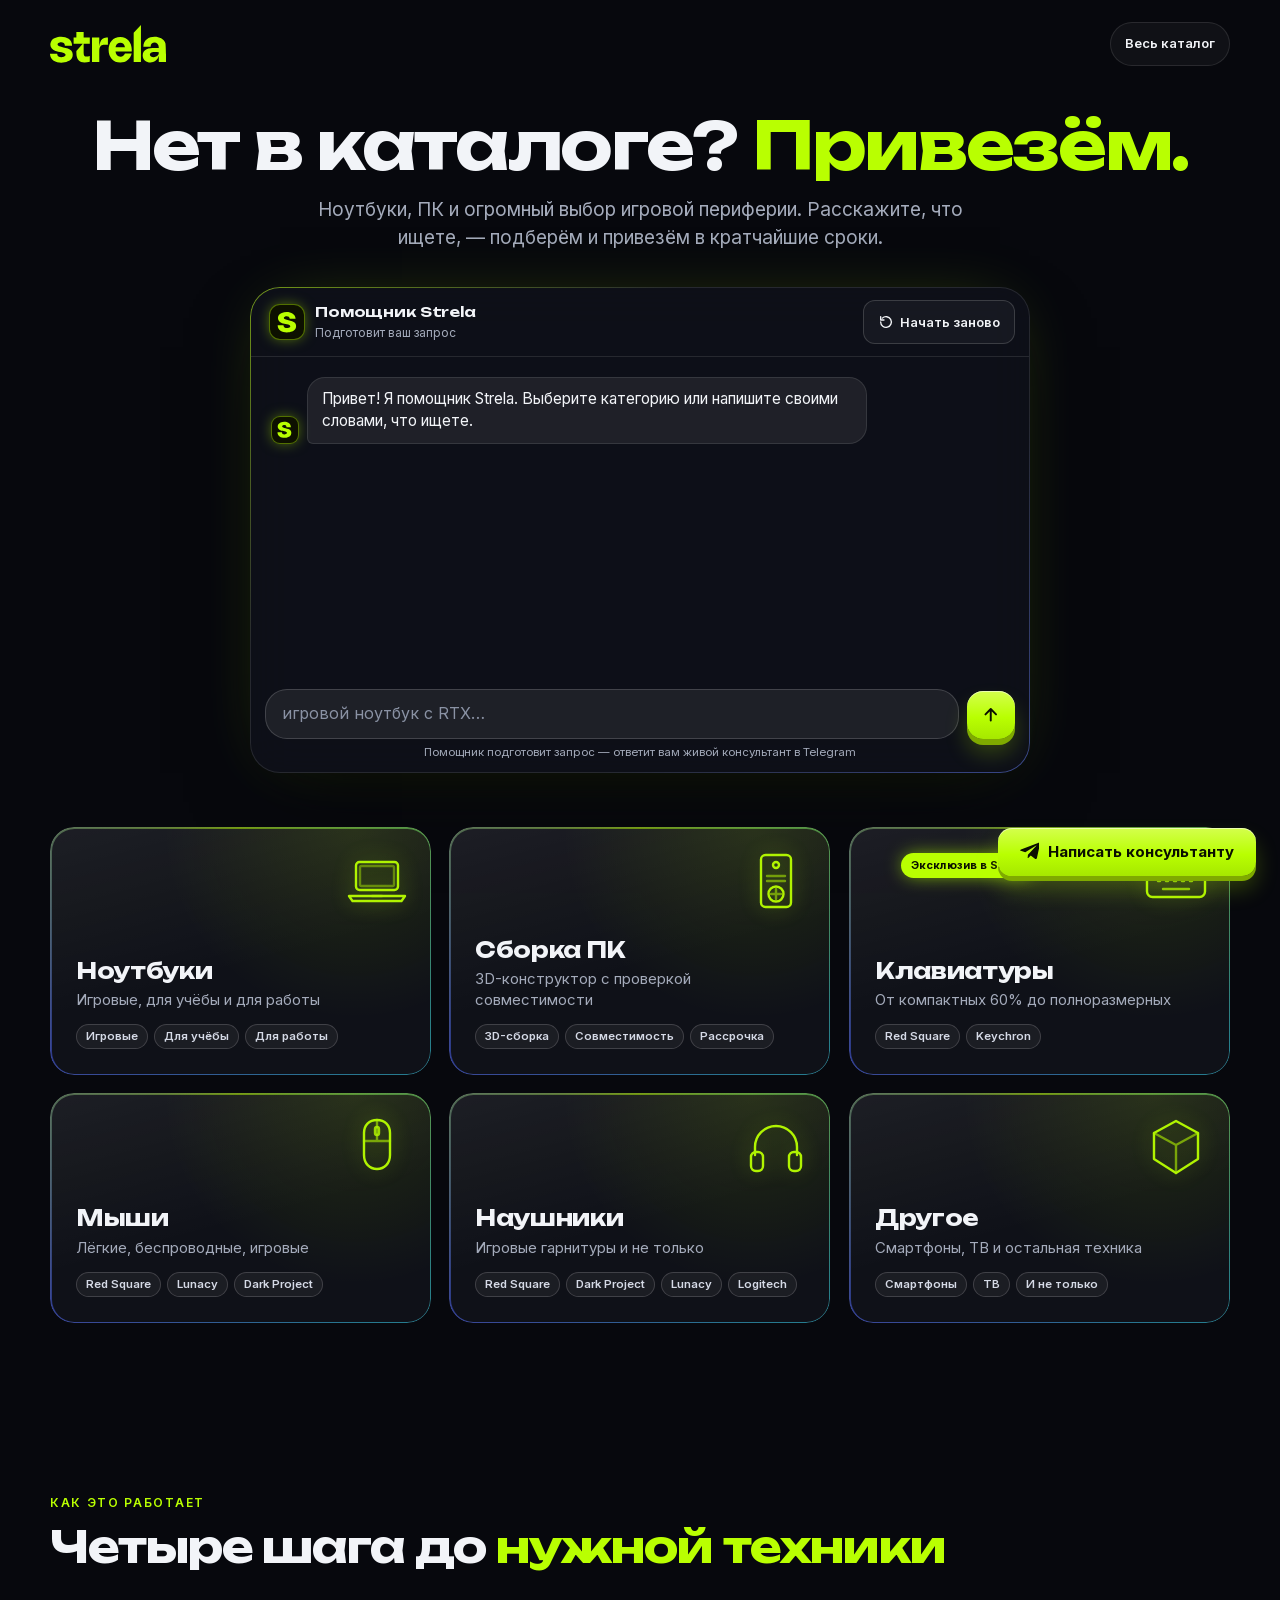
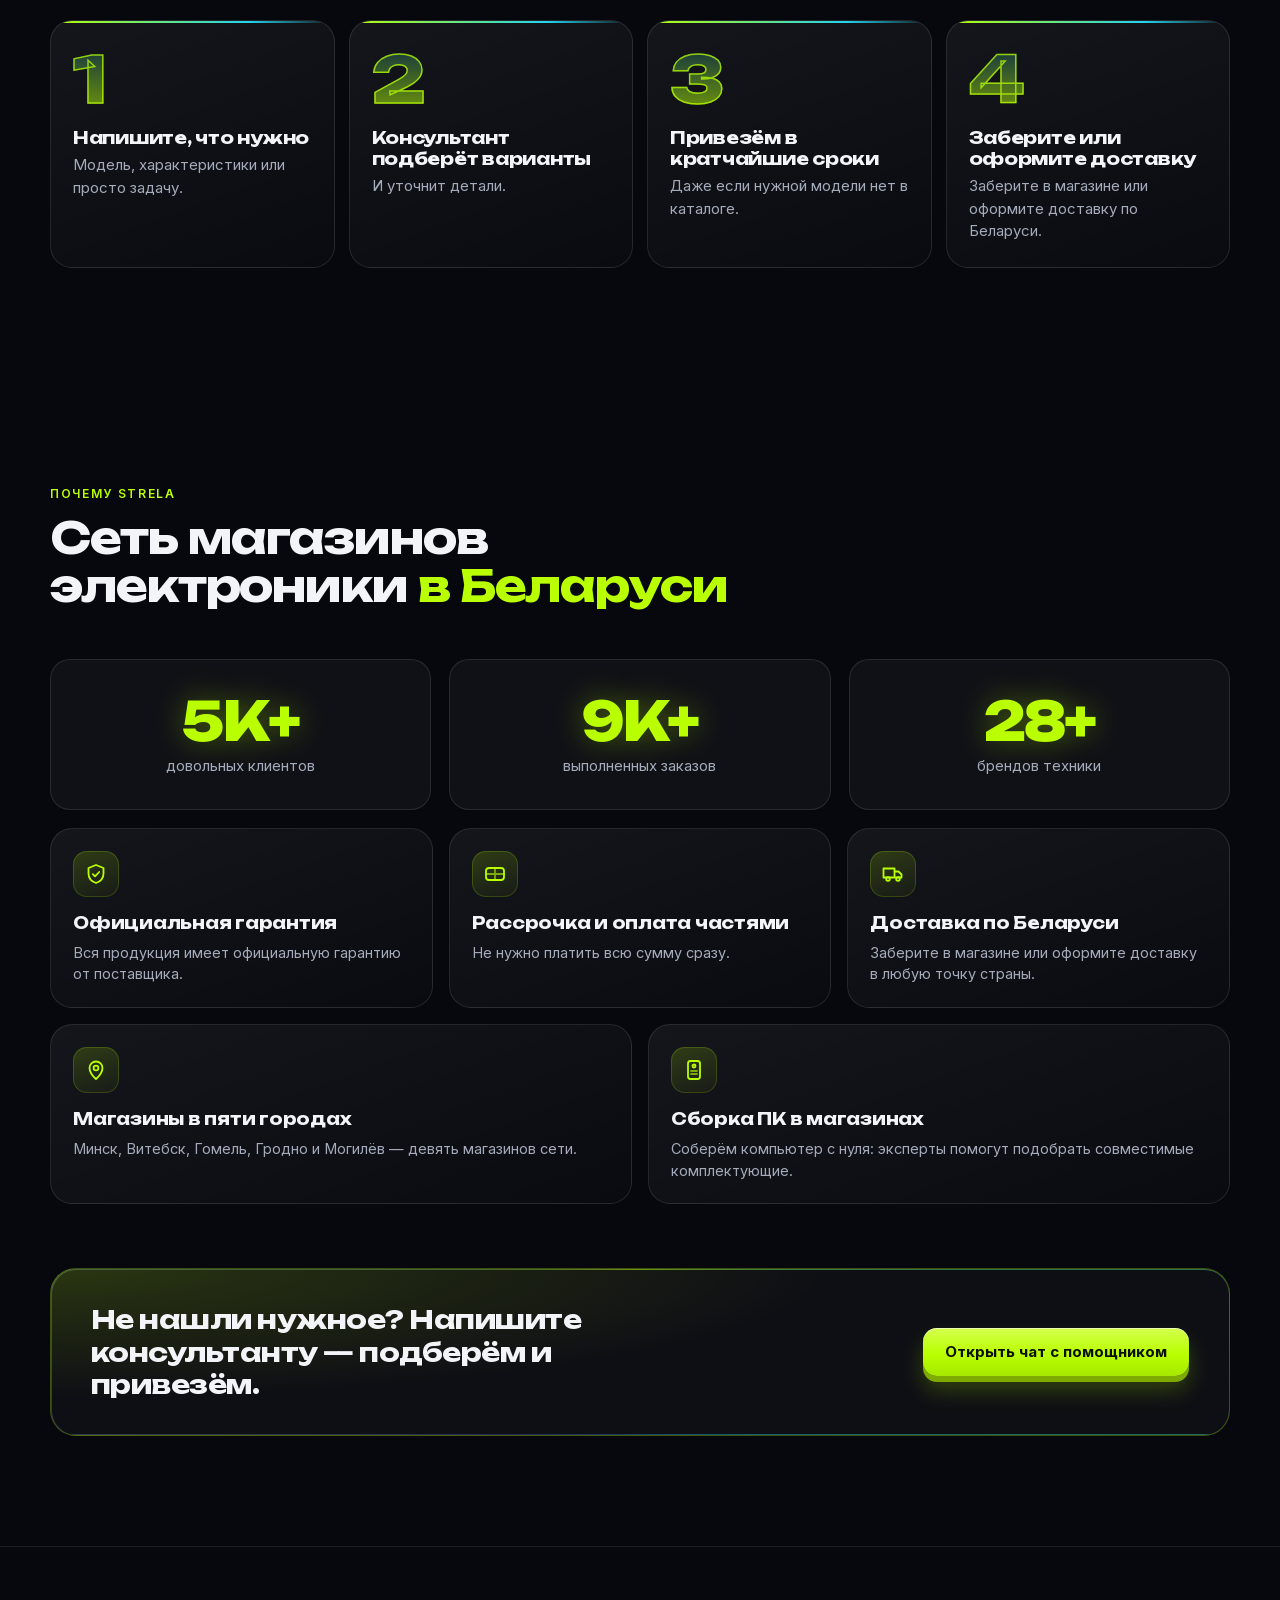
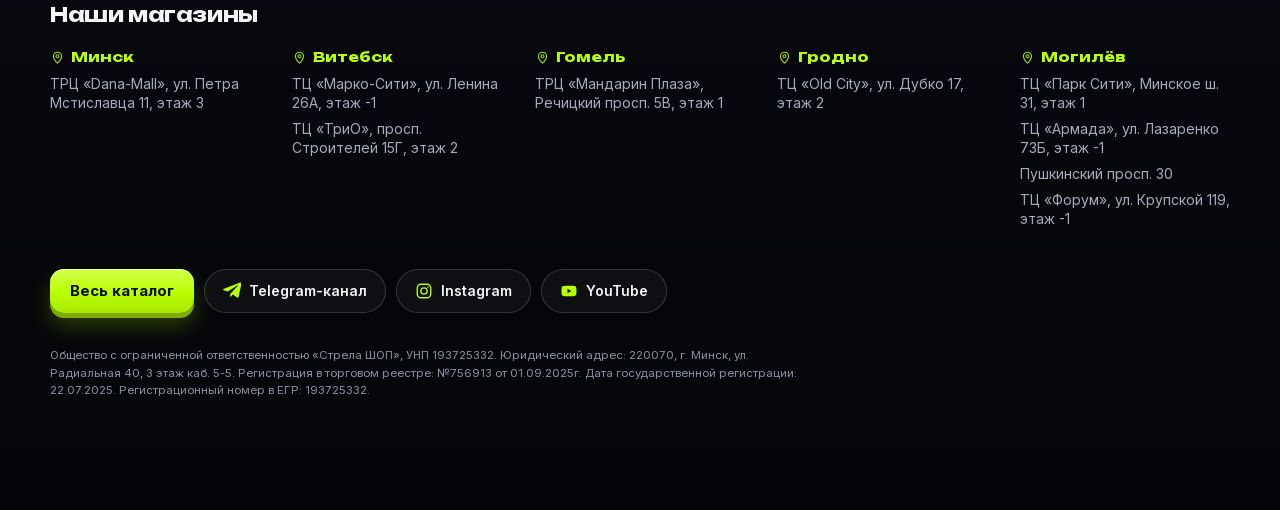
<file: index.html>
<!doctype html>
<html lang="ru">
<head>
  <meta charset="utf-8">
  <meta name="viewport" content="width=device-width, initial-scale=1, viewport-fit=cover, interactive-widget=resizes-content">
  <title>Strela — Нет в каталоге? Привезём</title>
  <meta name="description" content="Ноутбуки, сборка ПК и огромный выбор игровой периферии. Расскажите, что ищете, — подберём и привезём в кратчайшие сроки.">
  <meta name="theme-color" content="#07080d">
  <meta name="color-scheme" content="dark">

  <meta property="og:type" content="website">
  <meta property="og:locale" content="ru_RU">
  <meta property="og:site_name" content="Strela">
  <meta property="og:title" content="Strela — Нет в каталоге? Привезём">
  <meta property="og:description" content="Ноутбуки, сборка ПК и огромный выбор игровой периферии. Расскажите, что ищете, — подберём и привезём в кратчайшие сроки.">
  <meta property="og:image" content="assets/og.png">
  <meta property="og:image:width" content="1200">
  <meta property="og:image:height" content="630">
  <meta name="twitter:card" content="summary_large_image">

  <link rel="icon" href="assets/favicon.svg" type="image/svg+xml">
  <link rel="apple-touch-icon" href="assets/apple-touch-icon.png">
  <link rel="preload" href="assets/fonts/inter-cyrillic.woff2" as="font" type="font/woff2" crossorigin>
  <link rel="preload" href="assets/fonts/unbounded-cyrillic.woff2" as="font" type="font/woff2" crossorigin>
  <link rel="stylesheet" href="css/style.css">
  <script>document.documentElement.classList.add("js");</script>
  <!-- Аналитика не подключена. Сюда можно вставить счётчик (см. README, раздел «Аналитика»). -->
  <!-- <script defer src="…"></script> -->
</head>
<body>
  <!-- Иконки (спрайт): используются в карточках и подвале -->
  <svg width="0" height="0" style="position:absolute" aria-hidden="true" focusable="false">
    <defs>
      <linearGradient id="g-ico" x1="0" y1="0" x2="1" y2="1">
        <stop offset="0" stop-color="#d6ff5c"/><stop offset="1" stop-color="#22d3ee"/>
      </linearGradient>
    </defs>
    <symbol id="i-laptop" viewBox="0 0 64 64" fill="none" stroke="currentColor" stroke-width="2.4" stroke-linecap="round" stroke-linejoin="round">
      <rect x="11" y="13" width="42" height="28" rx="3.5"/><rect x="15" y="17" width="34" height="20" rx="1.5" opacity=".45"/>
      <path d="M4 47h56l-3.5 5H7.5z"/><path d="M27 47h10" opacity=".6"/>
    </symbol>
    <symbol id="i-pc" viewBox="0 0 64 64" fill="none" stroke="currentColor" stroke-width="2.4" stroke-linecap="round" stroke-linejoin="round">
      <rect x="17" y="6" width="30" height="52" rx="4.5"/><circle cx="32" cy="16" r="3"/>
      <path d="M23 27h18M23 32h18" opacity=".55"/><circle cx="32" cy="45" r="7.5"/><path d="M32 40v10M27 45h10" opacity=".55"/>
    </symbol>
    <symbol id="i-keyboard" viewBox="0 0 64 64" fill="none" stroke="currentColor" stroke-width="2.4" stroke-linecap="round" stroke-linejoin="round">
      <rect x="3" y="16" width="58" height="32" rx="5.5"/>
      <path d="M11 25h2M19 25h2M27 25h2M35 25h2M43 25h2M51 25h2M14 32h2M22 32h2M30 32h2M38 32h2M46 32h2" opacity=".75"/>
      <path d="M19 40h26" opacity=".75"/>
    </symbol>
    <symbol id="i-mouse" viewBox="0 0 64 64" fill="none" stroke="currentColor" stroke-width="2.4" stroke-linecap="round" stroke-linejoin="round">
      <path d="M32 5c-8 0-13 5.5-13 13v22c0 8.5 5.5 14 13 14s13-5.500 13-14V18C45 10.500 40 5 32 5z"/>
      <path d="M19 26h26M32 5v21" opacity=".6"/><rect x="30" y="12" width="4" height="8" rx="2" opacity=".85"/>
    </symbol>
    <symbol id="i-headphones" viewBox="0 0 64 64" fill="none" stroke="currentColor" stroke-width="2.4" stroke-linecap="round" stroke-linejoin="round">
      <path d="M11 40V32a21 21 0 0 1 42 0v8"/><rect x="7" y="37" width="12" height="19" rx="5"/><rect x="45" y="37" width="12" height="19" rx="5"/>
    </symbol>
    <symbol id="i-box" viewBox="0 0 64 64" fill="none" stroke="currentColor" stroke-width="2.4" stroke-linecap="round" stroke-linejoin="round">
      <path d="M32 6l22 12v26L32 58 10 44V18z"/><path d="M10 18l22 12 22-12M32 30v28" opacity=".6"/>
    </symbol>
    <symbol id="i-tg" viewBox="0 0 24 24"><path fill="currentColor" d="M9.78 15.6l-.4 4.2c.57 0 .82-.25 1.12-.54l2.7-2.58 5.6 4.1c1.03.57 1.76.27 2.04-.95l3.7-17.3c.34-1.53-.55-2.13-1.55-1.76L1.2 9.1C-.28 9.68-.26 10.5.94 10.87l5.56 1.73 12.9-8.13c.6-.4 1.16-.18.7.22"/></symbol>
    <symbol id="i-ig" viewBox="0 0 24 24" fill="none" stroke="currentColor" stroke-width="1.8"><rect x="3" y="3" width="18" height="18" rx="5"/><circle cx="12" cy="12" r="4.2"/><circle cx="17.3" cy="6.7" r="1.1" fill="currentColor" stroke="none"/></symbol>
    <symbol id="i-yt" viewBox="0 0 24 24"><path fill="currentColor" d="M21.6 7.2a2.5 2.5 0 0 0-1.76-1.77C18.27 5 12 5 12 5s-6.27 0-7.84.43A2.5 2.5 0 0 0 2.4 7.2C2 8.780 2 12 2 12s0 3.220.4 4.800a2.500 2.500 0 0 0 1.760 1.770C5.730 19 12 19 12 19s6.270 0 7.840-.430a2.500 2.500 0 0 0 1.760-1.770C22 15.220 22 12 22 12s0-3.220-.4-4.800zM10 15V9l5.200 3z"/></symbol>
    <symbol id="i-arrow" viewBox="0 0 24 24" fill="none" stroke="currentColor" stroke-width="2.4" stroke-linecap="round" stroke-linejoin="round"><path d="M12 19V5M5.500 11.500L12 5l6.500 6.500"/></symbol>
    <symbol id="i-down" viewBox="0 0 24 24" fill="none" stroke="currentColor" stroke-width="2.2" stroke-linecap="round" stroke-linejoin="round"><path d="M12 5v14M5.500 12.500L12 19l6.500-6.500"/></symbol>
    <symbol id="i-reset" viewBox="0 0 24 24" fill="none" stroke="currentColor" stroke-width="2" stroke-linecap="round" stroke-linejoin="round"><path d="M4 12a8 8 0 1 0 2.500-5.800M4 4v5h5"/></symbol>
    <symbol id="i-shield" viewBox="0 0 24 24" fill="none" stroke="currentColor" stroke-width="1.8" stroke-linecap="round" stroke-linejoin="round"><path d="M12 3l7.500 3v5.500c0 4.500-3 8-7.500 9.500-4.500-1.500-7.500-5-7.500-9.500V6z"/><path d="M8.800 12.200l2.200 2.200 4.200-4.400"/></symbol>
    <symbol id="i-split" viewBox="0 0 24 24" fill="none" stroke="currentColor" stroke-width="1.8" stroke-linecap="round" stroke-linejoin="round"><rect x="3" y="6" width="18" height="12" rx="3"/><path d="M12 6v12M3 12h18" opacity=".6"/></symbol>
    <symbol id="i-truck" viewBox="0 0 24 24" fill="none" stroke="currentColor" stroke-width="1.8" stroke-linecap="round" stroke-linejoin="round"><path d="M2.500 6.500h11v9h-11zM13.500 9.500h4l3 3v3h-7"/><circle cx="7" cy="17" r="1.800"/><circle cx="17" cy="17" r="1.800"/></symbol>
    <symbol id="i-pin" viewBox="0 0 24 24" fill="none" stroke="currentColor" stroke-width="1.8" stroke-linecap="round" stroke-linejoin="round"><path d="M12 21s-6.500-5.800-6.500-11a6.500 6.500 0 0 1 13 0c0 5.200-6.500 11-6.500 11z"/><circle cx="12" cy="10" r="2.400"/></symbol>
    <symbol id="i-build" viewBox="0 0 24 24" fill="none" stroke="currentColor" stroke-width="1.8" stroke-linecap="round" stroke-linejoin="round"><rect x="6" y="3" width="12" height="18" rx="2.500"/><circle cx="12" cy="8" r="1.500"/><path d="M9 13h6M9 16h6" opacity=".6"/></symbol>
  </svg>

  <!-- Живой фон: дрейфующие свечения и силуэты устройств -->
  <div class="bg" aria-hidden="true">
    <i class="blob blob--a"></i><i class="blob blob--b"></i><i class="blob blob--c"></i>
    <svg class="sil sil--laptop" data-depth="0.5"><use href="#i-laptop"/></svg>
    <svg class="sil sil--keyboard" data-depth="0.9"><use href="#i-keyboard"/></svg>
    <svg class="sil sil--headphones" data-depth="0.7"><use href="#i-headphones"/></svg>
    <svg class="sil sil--mouse" data-depth="1.1"><use href="#i-mouse"/></svg>
  </div>

  <main>
    <!-- 1. Первый экран: чат-помощник + карточки категорий -->
    <section class="stage" id="top" aria-labelledby="h1">
      <header class="topbar">
        <a class="logo" href="https://strelashop.by" aria-label="Strela — перейти на сайт strelashop.by"><img src="assets/logo.svg" alt="Strela" width="106" height="35"></a>
        <a class="topbar__link topbar__link--desktop" href="https://strelashop.by/catalog/">Весь каталог</a>
        <a class="topbar__link topbar__link--mobile" href="#how">Как это работает <svg class="ico" aria-hidden="true"><use href="#i-down"/></svg></a>
      </header>

      <div class="hero" id="hero">
        <div class="hero__inner">
          <h1 id="h1">Нет в каталоге? <span class="accent">Привезём.</span></h1>
          <p class="lead">Ноутбуки, ПК и огромный выбор игровой периферии. Расскажите, что ищете, — подберём и привезём в кратчайшие сроки.</p>
        </div>
      </div>

      <div class="chat" id="chat">
        <div class="chat__head">
          <span class="avatar avatar--lg" aria-hidden="true"></span>
          <div class="chat__who"><strong>Помощник Strela</strong><small>Подготовит ваш запрос</small></div>
          <button class="ghost ghost--icon" id="restart" type="button" aria-label="Начать заново"><svg class="ico" aria-hidden="true"><use href="#i-reset"/></svg><span>Начать заново</span></button>
        </div>
        <div class="chat__log" id="log" role="log" aria-live="polite" aria-relevant="additions" aria-label="Диалог с помощником Strela"></div>
        <div class="strip" id="strip" aria-label="Категории"></div>
        <form class="composer" id="composer" autocomplete="off">
          <div class="composer__field">
            <label class="sr-only" for="chat-input">Напишите, что вы ищете</label>
            <textarea id="chat-input" rows="1" maxlength="400" enterkeyhint="send" autocomplete="off" autocapitalize="sentences"></textarea>
            <span class="ph" id="ph" aria-hidden="true"></span>
          </div>
          <button class="key key--send" type="submit" aria-label="Отправить сообщение"><svg class="ico" aria-hidden="true"><use href="#i-arrow"/></svg></button>
        </form>
        <p class="chat__note">Помощник подготовит запрос — ответит вам живой консультант в Telegram</p>
      </div>

      <div class="cats" id="cats" aria-label="Категории техники"></div>
    </section>

    <!-- 2. Как это работает -->
    <section class="section how" id="how" aria-labelledby="how-h">
      <div class="container">
        <p class="eyebrow reveal">Как это работает</p>
        <h2 id="how-h" class="reveal">Четыре шага до <span class="accent">нужной техники</span></h2>
        <ol class="steps">
          <li class="step reveal" style="--d:0">
            <span class="step__n" aria-hidden="true">1</span>
            <h3>Напишите, что нужно</h3>
            <p>Модель, характеристики или просто задачу.</p>
          </li>
          <li class="step reveal" style="--d:1">
            <span class="step__n" aria-hidden="true">2</span>
            <h3>Консультант подберёт варианты</h3>
            <p>И уточнит детали.</p>
          </li>
          <li class="step reveal" style="--d:2">
            <span class="step__n" aria-hidden="true">3</span>
            <h3>Привезём в кратчайшие сроки</h3>
            <p>Даже если нужной модели нет в каталоге.</p>
          </li>
          <li class="step reveal" style="--d:3">
            <span class="step__n" aria-hidden="true">4</span>
            <h3>Заберите или оформите доставку</h3>
            <p>Заберите в магазине или оформите доставку по Беларуси.</p>
          </li>
        </ol>
      </div>
    </section>

    <!-- 3. Почему Strela -->
    <section class="section why" id="why" aria-labelledby="why-h">
      <div class="container">
        <p class="eyebrow reveal">Почему Strela</p>
        <h2 id="why-h" class="reveal">Сеть магазинов электроники <span class="accent">в Беларуси</span></h2>

        <ul class="stats">
          <li class="stat reveal" style="--d:0"><b class="stat__n" data-count="5" data-suffix="К+">5К+</b><span>довольных клиентов</span></li>
          <li class="stat reveal" style="--d:1"><b class="stat__n" data-count="10" data-suffix="К+">10К+</b><span>выполненных заказов</span></li>
          <li class="stat reveal" style="--d:2"><b class="stat__n" data-count="30" data-suffix="+">30+</b><span>брендов техники</span></li>
        </ul>

        <ul class="facts">
          <li class="fact fact--w2 reveal" style="--d:0"><svg class="ico" aria-hidden="true"><use href="#i-shield"/></svg><h3>Официальная гарантия</h3><p>Вся продукция имеет официальную гарантию от поставщика.</p></li>
          <li class="fact fact--w2 reveal" style="--d:1"><svg class="ico" aria-hidden="true"><use href="#i-split"/></svg><h3>Рассрочка и оплата частями</h3><p>Не нужно платить всю сумму сразу.</p></li>
          <li class="fact fact--w2 reveal" style="--d:2"><svg class="ico" aria-hidden="true"><use href="#i-truck"/></svg><h3>Доставка по Беларуси</h3><p>Заберите в магазине или оформите доставку в любую точку страны.</p></li>
          <li class="fact fact--w3 reveal" style="--d:0"><svg class="ico" aria-hidden="true"><use href="#i-pin"/></svg><h3>Магазины в пяти городах</h3><p>Минск, Витебск, Гомель, Гродно и Могилёв — девять магазинов сети.</p></li>
          <li class="fact fact--w3 reveal" style="--d:1"><svg class="ico" aria-hidden="true"><use href="#i-build"/></svg><h3>Сборка ПК в магазинах</h3><p>Соберём компьютер с нуля: эксперты помогут подобрать совместимые комплектующие.</p></li>
        </ul>

        <div class="cta reveal">
          <p>Не нашли нужное? Напишите консультанту — подберём и привезём.</p>
          <a class="key" href="#top" data-scroll-chat>Открыть чат с помощником</a>
        </div>
      </div>
    </section>
  </main>

  <!-- 4. Магазины и ссылки -->
  <footer class="footer" id="stores">
    <div class="container">
      <h2 class="footer__title reveal">Наши магазины</h2>
      <div class="stores">
        <div class="stores__col reveal" style="--d:0"><h3><svg class="ico" aria-hidden="true"><use href="#i-pin"/></svg>Минск</h3><ul><li>ТРЦ «Dana-Mall», ул. Петра Мстиславца 11, этаж 3</li></ul></div>
        <div class="stores__col reveal" style="--d:1"><h3><svg class="ico" aria-hidden="true"><use href="#i-pin"/></svg>Витебск</h3><ul><li>ТЦ «Марко-Сити», ул. Ленина 26А, этаж -1</li><li>ТЦ «ТриО», просп. Строителей 15Г, этаж 2</li></ul></div>
        <div class="stores__col reveal" style="--d:2"><h3><svg class="ico" aria-hidden="true"><use href="#i-pin"/></svg>Гомель</h3><ul><li>ТРЦ «Мандарин Плаза», Речицкий просп. 5В, этаж 1</li></ul></div>
        <div class="stores__col reveal" style="--d:3"><h3><svg class="ico" aria-hidden="true"><use href="#i-pin"/></svg>Гродно</h3><ul><li>ТЦ «Old City», ул. Дубко 17, этаж 2</li></ul></div>
        <div class="stores__col reveal" style="--d:4"><h3><svg class="ico" aria-hidden="true"><use href="#i-pin"/></svg>Могилёв</h3><ul><li>ТЦ «Парк Сити», Минское ш. 31, этаж 1</li><li>ТЦ «Армада», ул. Лазаренко 73Б, этаж -1</li><li>Пушкинский просп. 30</li><li>ТЦ «Форум», ул. Крупской 119, этаж -1</li></ul></div>
      </div>

      <nav class="links reveal" aria-label="Ссылки Strela">
        <a class="key key--sm" href="https://strelashop.by" target="_blank" rel="noopener">Весь каталог</a>
        <a class="pill" href="https://t.me/strela_shop" target="_blank" rel="noopener"><svg class="ico" aria-hidden="true"><use href="#i-tg"/></svg>Telegram-канал</a>
        <a class="pill" href="https://www.instagram.com/strelashop.by/" target="_blank" rel="noopener"><svg class="ico" aria-hidden="true"><use href="#i-ig"/></svg>Instagram</a>
        <a class="pill" href="https://www.youtube.com/channel/UCtuuD6V2ftt_w9wyCWxRnWg" target="_blank" rel="noopener"><svg class="ico" aria-hidden="true"><use href="#i-yt"/></svg>YouTube</a>
      </nav>

      <p class="legal">Общество с ограниченной ответственностью «Стрела ШОП», УНП 193725332. Юридический адрес: 220070, г. Минск, ул. Радиальная 40, 3 этаж каб. 5-5. Регистрация в торговом реестре: №756913 от 01.09.2025г. Дата государственной регистрации: 22.07.2025. Регистрационный номер в ЕГР: 193725332.</p>
    </div>
  </footer>

  <!-- 5. Закреплённая кнопка -->
  <a class="key key--fab" id="fab" href="#top" hidden aria-label="Написать консультанту в Telegram"><svg class="ico" aria-hidden="true"><use href="#i-tg"/></svg><span>Написать консультанту</span></a>
  <div class="toast" id="toast" role="status" aria-live="polite"></div>

  <noscript>
    <p class="noscript">Для работы помощника нужен JavaScript. Напишите нам в <a href="https://t.me/strela_shop">Telegram</a> или откройте <a href="https://strelashop.by">каталог</a>.</p>
  </noscript>

  <script type="module" src="js/main.js"></script>
</body>
</html>
</file>
<file: css/style.css>
/* Strela · «Нет в каталоге? Привезём»
   Палитра: тёмная основа + лайм из логотипа (#b9ff01) + приглушённый синий с сайта (#0d2dff).
   Раскладка: сначала телефон (и альбомный телефон), затем планшет/десктоп (min-width:768px и высота > 520px). */

/* ——— Шрифты (свои копии, cyrillic + latin) ——— */
@font-face{font-family:Inter;font-style:normal;font-weight:400 700;font-display:swap;src:url(../assets/fonts/inter-cyrillic.woff2) format("woff2");unicode-range:U+0301,U+0400-045F,U+0490-0491,U+04B0-04B1,U+2116}
@font-face{font-family:Inter;font-style:normal;font-weight:400 700;font-display:swap;src:url(../assets/fonts/inter-latin.woff2) format("woff2");unicode-range:U+0000-00FF,U+0131,U+0152-0153,U+02BB-02BC,U+02C6,U+02DA,U+02DC,U+0304,U+0308,U+0329,U+2000-206F,U+20AC,U+2122,U+2191,U+2193,U+2212,U+2215,U+FEFF,U+FFFD}
@font-face{font-family:Unbounded;font-style:normal;font-weight:500 800;font-display:swap;src:url(../assets/fonts/unbounded-cyrillic.woff2) format("woff2");unicode-range:U+0301,U+0400-045F,U+0490-0491,U+04B0-04B1,U+2116}
@font-face{font-family:Unbounded;font-style:normal;font-weight:500 800;font-display:swap;src:url(../assets/fonts/unbounded-latin.woff2) format("woff2");unicode-range:U+0000-00FF,U+0131,U+0152-0153,U+02BB-02BC,U+02C6,U+02DA,U+02DC,U+0304,U+0308,U+0329,U+2000-206F,U+20AC,U+2122,U+2191,U+2193,U+2212,U+2215,U+FEFF,U+FFFD}

@property --angle{syntax:"<angle>";inherits:false;initial-value:0deg}

:root{
  --bg:#07080d;
  --panel:rgba(16,18,27,.78);
  --line:rgba(255,255,255,.10);
  --line-2:rgba(255,255,255,.16);
  --text:#f2f4f8;
  --muted:#a4abbb;
  --lime:#b9ff01;
  --lime-d:#7faa00;
  --blue:#0d2dff;
  --cyan:#22d3ee;
  --font-h:Unbounded,"Trebuchet MS",system-ui,sans-serif;
  --font-b:Inter,system-ui,-apple-system,"Segoe UI",Roboto,Arial,sans-serif;
  --app-h:100dvh;              /* высота первого экрана; на телефоне подстраивается под клавиатуру */
  --sat:env(safe-area-inset-top,0px);
  --sab:env(safe-area-inset-bottom,0px);
  --sal:env(safe-area-inset-left,0px);
  --sar:env(safe-area-inset-right,0px);
  --ease:cubic-bezier(.22,.8,.24,1);
  --spring:cubic-bezier(.3,1.5,.5,1);
}
*,*::before,*::after{box-sizing:border-box}
html{-webkit-text-size-adjust:100%;text-size-adjust:100%;scroll-behavior:smooth;background:var(--bg)}
body{margin:0;background:var(--bg);color:var(--text);font:400 16px/1.5 var(--font-b);-webkit-font-smoothing:antialiased;overflow-x:hidden}
img,svg{display:block;max-width:100%}
a{color:inherit}
button,textarea{font:inherit;color:inherit}
h1,h2,h3,p,ul,ol{margin:0}
ul,ol{padding:0;list-style:none}
[hidden]{display:none!important}
.sr-only{position:absolute;width:1px;height:1px;margin:-1px;padding:0;overflow:hidden;clip:rect(0 0 0 0);white-space:nowrap;border:0}
.ico{width:1.25em;height:1.25em;flex:none}
:focus-visible{outline:2px solid var(--lime);outline-offset:3px;border-radius:8px}
.skip{position:absolute}
.accent{color:var(--lime)}
/* блик пробегает по акцентной части заголовка — раз в несколько секунд, текст виден сразу (на LCP не влияет) */
@supports ((-webkit-background-clip:text) or (background-clip:text)){
  h1 .accent{background:linear-gradient(100deg,var(--lime) 0 40%,#f4ffcf 50%,var(--lime) 60% 100%) 100% 0/250% 100% no-repeat;-webkit-background-clip:text;background-clip:text;color:transparent;animation:accent-sheen 8s 1.6s ease-in-out infinite}
}
@keyframes accent-sheen{0%{background-position:100% 0}20%,100%{background-position:0 0}}
/* свечение за курсором на карточках секций (js/effects.js ставит .spot и --sx/--sy) */
.spot::after{content:"";position:absolute;inset:0;z-index:-1;border-radius:inherit;background:radial-gradient(260px circle at var(--sx,50%) var(--sy,0),rgba(185,255,1,.11),transparent 65%);opacity:0;transition:opacity .35s;pointer-events:none}
.spot:hover::after{opacity:1}
.container{width:min(1180px,100% - 32px - var(--sal) - var(--sar));margin-inline:auto}

/* ——— Фон ——— */
.bg{position:fixed;inset:0;z-index:-1;overflow:hidden;pointer-events:none}
.blob{position:absolute;width:90vmax;height:90vmax;border-radius:50%;will-change:transform;opacity:.5}
.blob--a{left:-45vmax;top:-45vmax;background:radial-gradient(closest-side,rgba(185,255,1,.20),transparent 70%);animation:drift-a 38s ease-in-out infinite alternate}
.blob--b{right:-50vmax;top:10vh;background:radial-gradient(closest-side,rgba(13,45,255,.34),transparent 70%);animation:drift-b 46s ease-in-out infinite alternate}
.blob--c{left:10vw;bottom:-60vmax;background:radial-gradient(closest-side,rgba(34,211,238,.13),transparent 70%);animation:drift-c 52s ease-in-out infinite alternate}
@keyframes drift-a{to{transform:translate3d(22vmax,16vmax,0) scale(1.15)}}
@keyframes drift-b{to{transform:translate3d(-24vmax,20vmax,0) scale(.9)}}
@keyframes drift-c{to{transform:translate3d(20vmax,-14vmax,0) scale(1.1)}}
.sil{display:none;position:absolute;color:#fff;opacity:.06;will-change:transform;transform:translate3d(var(--px,0),var(--py,0),0)}
.bg::after{content:"";position:absolute;inset:0;background:linear-gradient(180deg,transparent 60%,var(--bg))}

/* ——— Кнопка-«клавиша» ——— */
.key{
  --depth:6px;
  display:inline-flex;align-items:center;justify-content:center;gap:.6em;
  min-height:48px;padding:12px 22px;border:0;border-radius:14px;cursor:pointer;
  background:linear-gradient(180deg,#d4ff4d,#b9ff01 55%,#a6e800);
  color:#0a0f00;font:700 15px/1.2 var(--font-b);text-decoration:none;text-align:center;
  box-shadow:0 var(--depth) 0 var(--lime-d),0 calc(var(--depth) + 8px) 22px rgba(185,255,1,.22),inset 0 1px 0 rgba(255,255,255,.55);
  transform:translateY(0);
  transition:transform .32s var(--spring),box-shadow .32s var(--spring),filter .2s;
  -webkit-tap-highlight-color:transparent;user-select:none;
}
.key:active{transform:translateY(calc(var(--depth) - 1px));box-shadow:0 1px 0 var(--lime-d),0 3px 8px rgba(185,255,1,.18),inset 0 1px 0 rgba(255,255,255,.4);transition-duration:.06s}
.key .ico{width:1.3em;height:1.3em}
.key--sm{min-height:44px;padding:10px 20px;--depth:5px}

/* ——— Шапка и первый экран ——— */
.stage{position:relative;display:flex;flex-direction:column;height:var(--app-h);padding:var(--sat) 0 0;overflow:hidden;overflow:clip}
.topbar{display:flex;align-items:center;justify-content:space-between;gap:12px;padding:10px calc(14px + var(--sar)) 6px calc(14px + var(--sal));flex:none}
.logo{display:block;border-radius:8px}
.logo img{height:30px;width:auto}
.topbar__link{display:inline-flex;align-items:center;gap:6px;min-height:44px;padding:0 14px;border:1px solid var(--line);border-radius:999px;background:rgba(255,255,255,.04);color:var(--text);font-size:13px;font-weight:600;text-decoration:none;transition:border-color .2s,background .2s}
.topbar__link:active{background:rgba(255,255,255,.1)}
.topbar__link--desktop{display:none}
.topbar__link .ico{width:16px;height:16px;color:var(--lime)}

.hero{flex:none;padding:0 calc(18px + var(--sar)) 4px calc(18px + var(--sal));display:grid;grid-template-rows:1fr;transition:grid-template-rows .6s var(--ease),opacity .5s,margin .6s var(--ease)}
.hero__inner{overflow:hidden;min-height:0}
.hero h1{font:700 clamp(26px,8.2vw,34px)/1.08 var(--font-h);letter-spacing:-.02em;text-wrap:balance}
.lead{margin-top:10px;font-size:14px;line-height:1.45;color:var(--muted);max-width:52ch;text-wrap:pretty}
/* Диалог начался — заголовок уезжает, чату больше места */
.is-chatting .hero{grid-template-rows:0fr;opacity:0;padding-bottom:0}

/* ——— Окно чата (стекло) ——— */
.chat{position:relative;flex:1;min-height:0;display:flex;flex-direction:column;margin:8px calc(10px + var(--sar)) calc(10px + var(--sab)) calc(10px + var(--sal));border-radius:26px;background:var(--panel);-webkit-backdrop-filter:blur(20px) saturate(1.3);backdrop-filter:blur(20px) saturate(1.3);border:1px solid var(--line);box-shadow:0 30px 80px -30px rgba(0,0,0,.8),0 0 70px -25px rgba(185,255,1,.28)}
.chat::before{content:"";position:absolute;inset:-1px;border-radius:inherit;padding:1px;background:linear-gradient(140deg,rgba(185,255,1,.7),rgba(185,255,1,0) 32%,rgba(13,45,255,0) 68%,rgba(80,110,255,.6));-webkit-mask:linear-gradient(#000 0 0) content-box,linear-gradient(#000 0 0);-webkit-mask-composite:xor;mask-composite:exclude;pointer-events:none;opacity:.75}
.chat__head{display:flex;align-items:center;gap:10px;padding:10px 10px 10px 14px;border-bottom:1px solid var(--line);flex:none}
.chat__who{flex:1;min-width:0;line-height:1.25}
.chat__who strong{display:block;font:600 14px/1.2 var(--font-h);letter-spacing:-.01em}
.chat__who small{color:var(--muted);font-size:12px}
.avatar{flex:none;width:28px;height:28px;border-radius:9px;background:#0d1000 url("../assets/mark.svg") center/58% no-repeat;border:1px solid rgba(185,255,1,.4);box-shadow:0 0 14px -2px rgba(185,255,1,.5)}
.avatar--lg{width:36px;height:36px;border-radius:11px}
.ghost{display:inline-flex;align-items:center;justify-content:center;gap:6px;min-height:44px;padding:0 14px;border:1px solid var(--line-2);border-radius:12px;background:rgba(255,255,255,.04);color:var(--text);font-size:13px;font-weight:600;cursor:pointer;transition:background .2s,border-color .2s,transform .15s;-webkit-tap-highlight-color:transparent}
.ghost:active{transform:scale(.97);background:rgba(255,255,255,.1)}
.ghost--icon .ico{width:16px;height:16px}
.ghost--icon span{display:none}

.chat__log{flex:1;min-height:0;overflow-y:auto;overscroll-behavior:auto;padding:14px 12px 8px;display:flex;flex-direction:column;gap:10px;scrollbar-width:thin;scrollbar-color:rgba(255,255,255,.18) transparent}
.msg{display:flex;align-items:flex-end;gap:8px;max-width:100%;animation:msg-in .45s var(--ease) both}
.msg--user{justify-content:flex-end}
.bubble{display:block;max-width:min(86%,560px);padding:10px 14px;border-radius:18px;font-size:15px;line-height:1.45;overflow-wrap:anywhere}
.msg--bot .bubble{background:rgba(255,255,255,.075);border:1px solid var(--line);border-bottom-left-radius:6px}
.msg--user .bubble{background:rgba(185,255,1,.15);border:1px solid rgba(185,255,1,.38);border-bottom-right-radius:6px;color:#f6ffd6;animation:pop .35s var(--spring) both}
.tw__rest{color:transparent}
@keyframes msg-in{from{opacity:0;transform:translateY(10px) scale(.98)}}
@keyframes pop{from{opacity:0;transform:scale(.9)}}
.dots{display:inline-flex;gap:5px;padding:5px 2px}
.dots b{width:7px;height:7px;border-radius:50%;background:var(--muted);animation:dot 1.1s ease-in-out infinite}
.dots b:nth-child(2){animation-delay:.16s}.dots b:nth-child(3){animation-delay:.32s}
@keyframes dot{0%,60%,100%{transform:translateY(0);opacity:.45}30%{transform:translateY(-5px);opacity:1}}

.chips{display:flex;flex-wrap:wrap;gap:8px;padding-left:36px}
.chip{min-height:44px;padding:0 18px;border:1px solid rgba(185,255,1,.4);border-radius:999px;background:rgba(185,255,1,.06);color:#eaffb0;font-size:14.5px;font-weight:600;cursor:pointer;animation:pop .4s var(--spring) both;animation-delay:calc(var(--i,0) * 55ms);transition:background .2s,transform .15s,border-color .2s;-webkit-tap-highlight-color:transparent}
.chip:active{transform:scale(.95);background:rgba(185,255,1,.22)}

.rich{padding-left:36px;animation:msg-in .45s var(--ease) both}
.rich__title{font-size:12px;color:var(--muted);margin-bottom:6px;letter-spacing:.02em}
.rich__row{display:flex;gap:8px;overflow-x:auto;padding-bottom:4px;scroll-snap-type:x proximity;scrollbar-width:none}
.rich__row::-webkit-scrollbar{display:none}
.brand{flex:none;scroll-snap-align:start;display:flex;flex-direction:column;gap:4px;min-width:104px;padding:10px 14px;border-radius:14px;background:linear-gradient(160deg,rgba(255,255,255,.09),rgba(255,255,255,.03));border:1px solid var(--line);animation:pop .45s var(--spring) both;animation-delay:calc(var(--i,0) * 70ms)}
.brand__name{font:600 13px/1.2 var(--font-h);letter-spacing:-.01em}
.brand__badge{align-self:flex-start;padding:2px 8px;border-radius:999px;background:var(--lime);color:#0a0f00;font-size:10.5px;font-weight:700;white-space:nowrap}
.brand--ex{border-color:rgba(185,255,1,.5);box-shadow:0 0 22px -8px rgba(185,255,1,.6)}

/* Карточка «Ваш запрос» */
.summary{align-self:stretch;margin:2px 0 0 36px;padding:16px;border-radius:20px;background:linear-gradient(160deg,rgba(185,255,1,.10),rgba(185,255,1,.03) 60%);border:1px solid rgba(185,255,1,.32);box-shadow:0 0 40px -18px rgba(185,255,1,.6);animation:msg-in .5s var(--ease) both;transition:opacity .3s,filter .3s}
.summary.is-stale{opacity:.4;filter:grayscale(.6)}
.summary__title{font:700 15px/1.2 var(--font-h);letter-spacing:-.01em;margin-bottom:10px}
.summary__rows{display:grid;gap:2px}
.summary__rows li{display:grid;grid-template-columns:104px 1fr auto;gap:10px;align-items:center;padding:7px 0;border-bottom:1px dashed var(--line);font-size:14px}
.summary__rows .k{color:var(--muted);font-size:12.5px}
.summary__rows .v{font-weight:600;overflow-wrap:anywhere}
.row-edit{display:none;min-height:36px;padding:0 12px;border:1px solid rgba(185,255,1,.5);border-radius:10px;background:rgba(185,255,1,.1);color:var(--lime);font-size:12.5px;font-weight:600;cursor:pointer}
.is-editing .row-edit{display:inline-flex;align-items:center}
.summary__preview{margin:12px 0 14px;padding:10px 12px;border-left:3px solid var(--lime);border-radius:4px 10px 10px 4px;background:rgba(0,0,0,.28);color:#d5dae6;font-size:13px;line-height:1.5;white-space:pre-wrap;overflow-wrap:anywhere}
.summary__actions{display:grid;gap:12px}
.key--tg{width:100%;padding:12px 16px}
.summary__secondary{display:flex;gap:8px}
.summary__secondary .ghost{flex:1}

/* ——— Категории: лента на телефоне ——— */
.strip{flex:none;display:flex;gap:10px;overflow-x:auto;padding:8px 12px 10px;scroll-snap-type:x mandatory;scroll-padding-inline:12px;scrollbar-width:none;border-top:1px solid var(--line);transition:padding .4s var(--ease)}
.strip::-webkit-scrollbar{display:none}
.strip .card{flex:none;width:44%;min-width:150px;max-width:190px;scroll-snap-align:start;min-height:0;padding:12px 12px 12px;border-radius:18px}
.strip .card__icon{width:34px;height:34px;margin-bottom:8px}
.strip .card__title{font-size:14px}
.strip .card__desc{font-size:11.5px;line-height:1.35;margin-top:3px;display:-webkit-box;-webkit-line-clamp:2;-webkit-box-orient:vertical;overflow:hidden}
.strip .card__brands,.strip .badge{display:none}
/* Диалог начался — лента сворачивается в ряд чипсов */
.strip.is-compact{padding-block:6px}
.strip.is-compact .card{width:auto;min-width:0;max-width:none;flex-direction:row;align-items:center;gap:6px;min-height:44px;padding:0 14px 0 10px;border-radius:999px}
.strip.is-compact .card__icon{width:20px;height:20px;margin:0}
.strip.is-compact .card__title{font-size:13px;white-space:nowrap}
.strip.is-compact .card__desc,.strip.is-compact .card__glow{display:none}
.strip.is-compact .card::before{opacity:.3}

/* ——— Карточка категории (общая) ——— */
.card{position:relative;display:flex;flex-direction:column;align-items:flex-start;text-align:left;padding:22px;border:0;border-radius:24px;cursor:pointer;color:var(--text);isolation:isolate;overflow:hidden;background:linear-gradient(165deg,rgba(255,255,255,.08),rgba(255,255,255,.02) 55%),rgba(14,16,24,.6);box-shadow:inset 0 0 0 1px var(--line);transform:perspective(900px) rotateX(var(--rx,0deg)) rotateY(var(--ry,0deg));transition:transform .5s var(--ease),box-shadow .3s;-webkit-tap-highlight-color:transparent}
/* Переливающаяся «RGB»-рамка, как подсветка клавиатуры (сдержанно) */
.card::before{content:"";position:absolute;inset:0;border-radius:inherit;padding:1.5px;background:conic-gradient(from var(--angle),#b9ff01,#22d3ee,#4a63ff,#b9ff01);-webkit-mask:linear-gradient(#000 0 0) content-box,linear-gradient(#000 0 0);-webkit-mask-composite:xor;mask-composite:exclude;opacity:.5;animation:spin 9s linear infinite;transition:opacity .3s;z-index:-1}
@keyframes spin{to{--angle:360deg}}
.card__glow{position:absolute;inset:0;z-index:-1;background:radial-gradient(320px circle at var(--mx,80%) var(--my,0%),rgba(185,255,1,.16),transparent 60%);opacity:.7;transition:opacity .3s}
.card__icon{width:52px;height:52px;margin-bottom:14px;color:var(--lime);filter:drop-shadow(0 0 12px rgba(185,255,1,.4))}
.card__icon svg{width:100%;height:100%}
.card__title{font:700 18px/1.15 var(--font-h);letter-spacing:-.015em}
.card__desc{margin-top:6px;font-size:14px;line-height:1.4;color:var(--muted)}
.card__brands{display:flex;flex-wrap:wrap;gap:6px;margin-top:auto;padding-top:16px}
.card__brands span{padding:3px 9px;border-radius:999px;border:1px solid var(--line-2);background:rgba(255,255,255,.05);font-size:11.5px;font-weight:600;color:#d5dae6}
.badge{position:absolute;top:16px;right:16px;padding:4px 10px;border-radius:999px;background:var(--lime);color:#0a0f00;font-size:11px;font-weight:800;letter-spacing:.01em;box-shadow:0 0 18px -2px rgba(185,255,1,.7)}
.card:active{transform:scale(.97)}
.card.is-active{box-shadow:inset 0 0 0 1px rgba(185,255,1,.55),0 0 40px -12px rgba(185,255,1,.5)}
.card.is-active::before{opacity:1}
.cats{display:none}
/* первый экран: окно чата и карточки категорий выходят при загрузке (только transform/opacity — без сдвига вёрстки) */
.stage .chat{animation:chat-in .9s .1s var(--ease) backwards}
.cats .card,.strip .card{animation:card-in .8s var(--ease) backwards;animation-delay:calc(.35s + var(--i,0) * 80ms)}
@keyframes chat-in{from{opacity:0;transform:translateY(22px) scale(.985)}}
@keyframes card-in{from{opacity:0;transform:translateY(24px) scale(.97)}}

.chat__note{flex:none;padding:0 16px calc(10px + 0px);text-align:center;font-size:11.5px;line-height:1.35;color:var(--muted)}
.composer{flex:none;display:flex;align-items:flex-end;gap:8px;padding:8px 10px 6px}
.composer__field{position:relative;flex:1;min-width:0;border-radius:22px;background:rgba(255,255,255,.07);border:1px solid var(--line-2);transition:border-color .2s,box-shadow .2s,background .2s}
.composer__field:focus-within{border-color:rgba(185,255,1,.7);box-shadow:0 0 0 4px rgba(185,255,1,.12),0 0 30px -8px rgba(185,255,1,.5);background:rgba(255,255,255,.09)}
.composer textarea{display:block;width:100%;min-height:48px;max-height:120px;padding:13px 16px;border:0;border-radius:22px;outline:0;background:transparent;resize:none;font-size:16px;line-height:1.35;color:var(--text)}
.ph{position:absolute;left:16px;right:16px;top:13px;font-size:16px;line-height:1.35;color:#8a92a4;white-space:nowrap;overflow:hidden;text-overflow:ellipsis;pointer-events:none;transition:opacity .35s,transform .35s var(--ease)}
.ph.is-out{opacity:0;transform:translateY(-8px)}
.ph.is-hidden{display:none}
.key--send{flex:none;width:48px;min-height:48px;padding:0;border-radius:16px}

/* ——— Секции ——— */
.section{position:relative;padding:72px 0}
.eyebrow{font:600 12px/1 var(--font-b);letter-spacing:.14em;text-transform:uppercase;color:var(--lime);margin-bottom:14px}
.section h2{font:700 clamp(26px,7vw,44px)/1.1 var(--font-h);letter-spacing:-.025em;max-width:22ch;text-wrap:balance}
.js .reveal{opacity:0;transform:translateY(26px);transition:opacity .7s var(--ease),transform .7s var(--ease);transition-delay:calc(var(--d,0) * 110ms)}
.js .reveal.in{opacity:1;transform:none}

.steps{display:grid;gap:14px;margin-top:36px;counter-reset:s}
.step{position:relative;padding:22px 22px 22px 84px;border-radius:22px;background:linear-gradient(160deg,rgba(255,255,255,.06),rgba(255,255,255,.015));border:1px solid var(--line);overflow:hidden;isolation:isolate}
/* при появлении по верху карточки прорисовывается полоска, контурная цифра заливается снизу — по очереди, шаг за шагом */
.step::before{content:"";position:absolute;left:0;right:0;top:0;height:2px;background:linear-gradient(90deg,var(--lime),var(--cyan) 70%,transparent);transform-origin:0 50%;transition:transform 1.1s var(--ease);transition-delay:calc(var(--d,0) * 180ms + .35s)}
.js .step:not(.in)::before{transform:scaleX(0)}
.step__n{position:absolute;left:20px;top:14px;font:800 52px/1 var(--font-h);color:transparent;-webkit-text-stroke:1.5px rgba(185,255,1,.75);letter-spacing:-.04em;background:linear-gradient(0deg,rgba(185,255,1,.55),rgba(34,211,238,.18)) no-repeat 0 100%/100% 100%;-webkit-background-clip:text;background-clip:text;transition:background-size 1.2s var(--ease);transition-delay:calc(var(--d,0) * 180ms + .5s)}
.js .step:not(.in) .step__n{background-size:100% 0%}
.step h3{font:700 17px/1.25 var(--font-h);letter-spacing:-.015em}
.step p{margin-top:6px;color:var(--muted);font-size:15px}

.stats{display:grid;grid-template-columns:repeat(3,1fr);gap:10px;margin-top:34px}
.stat{position:relative;padding:18px 8px;text-align:center;border-radius:20px;background:rgba(255,255,255,.04);border:1px solid var(--line);overflow:hidden;isolation:isolate}
.stat__n{display:block;font:800 clamp(26px,8vw,54px)/1 var(--font-h);letter-spacing:-.04em;color:var(--lime);text-shadow:0 0 30px rgba(185,255,1,.35);font-variant-numeric:tabular-nums}
.stat span{display:block;margin-top:8px;font-size:12px;line-height:1.3;color:var(--muted)}
.facts{display:grid;grid-template-columns:1fr;gap:12px;margin-top:14px}
.fact{position:relative;padding:22px;border-radius:22px;background:linear-gradient(160deg,rgba(255,255,255,.06),rgba(255,255,255,.015));border:1px solid var(--line);overflow:hidden;isolation:isolate;transition:border-color .3s,transform .5s var(--ease)}
.fact .ico{width:46px;height:46px;padding:11px;border-radius:14px;color:var(--lime);margin-bottom:16px;background:linear-gradient(160deg,rgba(185,255,1,.17),rgba(185,255,1,.03));box-shadow:inset 0 0 0 1px rgba(185,255,1,.18);transition:transform .5s var(--spring),box-shadow .3s}
.fact h3{font:700 16.5px/1.25 var(--font-h);letter-spacing:-.015em}
.fact p{margin-top:8px;font-size:14.5px;color:var(--muted)}
.cta{position:relative;isolation:isolate;overflow:hidden;display:flex;flex-direction:column;align-items:flex-start;gap:18px;margin-top:44px;padding:26px 22px;border-radius:26px;background:radial-gradient(120% 140% at 0% 0%,rgba(185,255,1,.16),transparent 55%),rgba(255,255,255,.03);border:1px solid rgba(185,255,1,.28)}
/* переливающаяся рамка (как у карточек категорий) и блик при появлении */
.cta::before{content:"";position:absolute;inset:-1px;border-radius:inherit;padding:1.5px;background:conic-gradient(from var(--angle),rgba(185,255,1,.9),rgba(34,211,238,.7),rgba(74,99,255,.5),rgba(185,255,1,.9));-webkit-mask:linear-gradient(#000 0 0) content-box,linear-gradient(#000 0 0);-webkit-mask-composite:xor;mask-composite:exclude;opacity:.6;animation:spin 10s linear infinite;pointer-events:none}
.cta.in::after{content:"";position:absolute;inset:0;z-index:-1;pointer-events:none;background:linear-gradient(105deg,transparent 38%,rgba(185,255,1,.12) 50%,transparent 62%);transform:translateX(-110%);animation:cta-sheen 1.8s .5s var(--ease) forwards}
@keyframes cta-sheen{to{transform:translateX(110%)}}
.cta p{font:700 clamp(18px,5vw,26px)/1.25 var(--font-h);letter-spacing:-.02em;max-width:26ch}

/* ——— Подвал ——— */
.footer{padding:56px 0 calc(110px + var(--sab));border-top:1px solid var(--line);background:linear-gradient(180deg,transparent,rgba(0,0,0,.35))}
.footer__title{font:700 20px/1.2 var(--font-h);letter-spacing:-.02em;margin-bottom:22px}
.stores{display:grid;grid-template-columns:1fr 1fr;gap:22px 18px}
.stores h3{display:flex;align-items:center;gap:6px;font:700 14px/1.2 var(--font-h);color:var(--lime);margin-bottom:8px}
.stores h3 .ico{width:15px;height:15px;opacity:.85}
.stores li{font-size:13.5px;line-height:1.4;color:var(--muted);margin-bottom:6px}
.stores__col:last-child{grid-column:1/-1}
.links{display:flex;flex-wrap:wrap;gap:10px;margin-top:34px}
.pill{display:inline-flex;align-items:center;gap:8px;min-height:44px;padding:0 18px;border:1px solid var(--line-2);border-radius:999px;background:rgba(255,255,255,.04);font-size:14px;font-weight:600;text-decoration:none;transition:border-color .2s,background .2s,transform .15s}
.pill:active{transform:scale(.97)}
.pill .ico{width:18px;height:18px;color:var(--lime)}
.legal{margin-top:34px;max-width:96ch;font-size:11.5px;line-height:1.55;color:#8b93a5}

/* ——— Закреплённая кнопка и тост ——— */
.key--fab{position:fixed;z-index:20;left:50%;bottom:calc(14px + var(--sab));translate:-50% 0;--depth:5px;padding:12px 22px;white-space:nowrap;animation:fab-in .5s var(--spring) both}
@keyframes fab-in{from{opacity:0;translate:-50% 30px}}
.toast{position:fixed;z-index:30;left:50%;bottom:calc(84px + var(--sab));width:max-content;max-width:min(92vw,440px);padding:12px 16px;border-radius:14px;background:rgba(20,23,33,.94);-webkit-backdrop-filter:blur(14px);backdrop-filter:blur(14px);border:1px solid rgba(185,255,1,.4);box-shadow:0 12px 40px rgba(0,0,0,.5);font-size:13.5px;line-height:1.4;text-align:center;opacity:0;transform:translate(-50%,14px);pointer-events:none;transition:opacity .3s,transform .4s var(--ease)}
.toast.is-on{opacity:1;transform:translate(-50%,0)}
.noscript{position:fixed;inset:auto 12px 12px;padding:14px;border-radius:12px;background:#14171f;border:1px solid var(--line-2);z-index:50}

/* ——— Телефон в альбомной ориентации: тот же «телефонный» макет, но аккуратнее ——— */
@media (max-height:520px) and (orientation:landscape){
  .hero{display:none}
  .topbar{padding-block:4px 0}
  .topbar__link{min-height:40px}
  .chat{width:min(760px,100% - 20px - var(--sal) - var(--sar));margin-inline:auto;margin-top:4px}
  .chat__head{padding-block:6px}
  .strip,.strip.is-compact{padding-block:6px}
  .strip .card{width:auto;min-width:0;max-width:none;flex-direction:row;align-items:center;gap:6px;min-height:44px;padding:0 14px 0 10px;border-radius:999px}
  .strip .card__icon{width:20px;height:20px;margin:0}
  .strip .card__title{font-size:13px;white-space:nowrap}
  .strip .card__desc,.strip .card__glow{display:none}
  .composer{padding-block:6px 2px}
  .chat__note{font-size:10.5px;padding-bottom:6px}
  .cats{display:none}
  .is-chatting .chat{margin-top:4px}
}
@media (max-height:700px) and (max-width:767px){.lead{display:none}}
@media (max-width:359px){.chips{padding-left:0}.rich,.summary{margin-left:0;padding-left:0}.summary{padding:14px}}

/* ——— Планшет и компьютер ——— */
@media (min-width:768px) and (min-height:521px){
  .stage{height:auto;min-height:100dvh;overflow:visible;align-items:center;padding-bottom:64px}
  .topbar{width:min(1180px,100% - 48px);padding:22px 0 0;align-self:center}
  .logo img{height:38px}
  .topbar__link--desktop{display:inline-flex}
  .topbar__link--mobile{display:none}
  .topbar__link:hover{border-color:rgba(185,255,1,.55);background:rgba(185,255,1,.08)}
  .hero{width:100%;max-width:1180px;padding:clamp(24px,5vh,56px) 24px 0;text-align:center;transition:padding .6s var(--ease)}
  .hero h1{font-size:clamp(38px,5.2vw,68px);line-height:1.04;letter-spacing:-.035em}
  .lead{margin:16px auto 0;font-size:clamp(15px,1.5vw,19px);max-width:56ch;display:block}
  /* Диалог начался — заголовок плавно сжимается */
  .hero h1{transition:font-size .7s var(--ease)}
  .lead{max-height:6em;transition:opacity .35s,max-height .6s var(--ease),margin .6s var(--ease)}
  .is-chatting .hero{grid-template-rows:1fr;opacity:1;padding-top:clamp(12px,2.5vh,28px);padding-bottom:0}
  .is-chatting .hero h1{font-size:clamp(26px,3vw,42px)}
  .is-chatting .lead{opacity:0;max-height:0;margin-top:0}
  .is-chatting .chat{margin-top:clamp(14px,2.5vh,24px)}
  .chat{flex:none;width:min(780px,100% - 48px);height:clamp(440px,54dvh,620px);margin:clamp(22px,4vh,40px) 0 0;border-radius:30px;transition:margin .6s var(--ease)}
  .chat__head{padding:12px 14px 12px 18px}
  .ghost--icon span{display:inline}
  .chat__log{padding:20px 20px 10px;gap:12px}
  .bubble{font-size:15.5px}
  .strip{display:none}
  .composer{padding:10px 14px 6px}
  .chat__note{padding-bottom:12px}
  .cats{display:grid;width:min(1180px,100% - 48px);margin-top:clamp(36px,6vh,64px);grid-template-columns:repeat(2,1fr);gap:18px}
  .cats .card{min-height:230px;padding:26px}
  .cats .card__icon{width:64px;height:64px;position:absolute;top:22px;right:22px;margin:0;opacity:.95;transition:transform .6s var(--ease)}
  .cats .card__title{margin-top:auto;font-size:22px;padding-top:70px}
  .cats .card__desc{font-size:15px}
  .cats .card__brands{margin-top:14px;padding-top:0}
  .cats .badge{top:auto;right:auto;left:26px;bottom:auto;position:relative;margin-bottom:10px;order:-1}
  .section{padding:110px 0}
  .steps{grid-template-columns:repeat(2,1fr);gap:16px;margin-top:48px}
  .stats{gap:18px;margin-top:48px}
  .stat{padding:34px 12px}
  .stat span{font-size:15px}
  .facts{grid-template-columns:repeat(6,1fr);gap:16px;margin-top:18px}
  .fact--w2{grid-column:span 2}.fact--w3{grid-column:span 3}
  .cta{flex-direction:row;align-items:center;justify-content:space-between;padding:34px 40px;margin-top:64px}
  .stores{grid-template-columns:repeat(5,1fr);gap:24px}
  .stores__col:last-child{grid-column:auto}
  .stores li{font-size:14px}
  .key--fab{left:auto;right:calc(24px + var(--sar));bottom:calc(24px + var(--sab));translate:0 0;animation-name:fab-in-d}
  @keyframes fab-in-d{from{opacity:0;translate:0 30px}}
  .toast{bottom:calc(96px + var(--sab));left:auto;right:calc(24px + var(--sar));transform:translate(0,14px)}
  .toast.is-on{transform:none}
  /* Мягкие силуэты устройств на фоне */
  .sil{display:block;opacity:.05}
  .sil--laptop{width:360px;height:360px;left:-70px;top:24vh}
  .sil--keyboard{width:420px;height:420px;right:-90px;top:8vh}
  .sil--headphones{width:280px;height:280px;left:6vw;bottom:8vh}
  .sil--mouse{width:240px;height:240px;right:8vw;bottom:14vh}
}
@media (min-width:1000px) and (min-height:521px){
  .cats{grid-template-columns:repeat(3,1fr)}
  .steps{grid-template-columns:repeat(4,1fr);gap:14px}
  .step{padding:26px 22px 24px}
  .step__n{position:static;display:block;margin-bottom:16px;font-size:64px}
  .stores{gap:32px}
}
@media (min-width:1600px) and (min-height:521px){
  .cats{width:min(1240px,100% - 96px)}
  .stage{padding-bottom:96px}
  .chat{height:clamp(500px,52dvh,660px)}
}

/* ——— Наведение: только там, где есть мышь ——— */
@media (hover:hover) and (pointer:fine){
  .key:hover{filter:brightness(1.06);transform:translateY(-2px);box-shadow:0 calc(var(--depth) + 2px) 0 var(--lime-d),0 calc(var(--depth) + 14px) 30px rgba(185,255,1,.32),inset 0 1px 0 rgba(255,255,255,.55)}
  .key:active{transform:translateY(calc(var(--depth) - 1px))}
  .ghost:hover{background:rgba(255,255,255,.09);border-color:rgba(185,255,1,.45)}
  .chip:hover{background:rgba(185,255,1,.16);border-color:var(--lime);transform:translateY(-2px)}
  .pill:hover{border-color:rgba(185,255,1,.55);background:rgba(185,255,1,.08);transform:translateY(-2px)}
  .card:hover{box-shadow:inset 0 0 0 1px rgba(185,255,1,.3),0 30px 60px -30px rgba(0,0,0,.9),0 0 50px -16px rgba(185,255,1,.4)}
  .card:hover::before{opacity:1}
  .card:hover .card__glow{opacity:1}
  .card:hover .card__icon{transform:translateY(-4px) scale(1.06) rotate(-3deg)}
  .card:active{transform:perspective(900px) scale(.985)}
  .fact:hover{border-color:rgba(185,255,1,.35);transform:translateY(-3px)}
  .fact:hover .ico{transform:translateY(-2px) rotate(-6deg) scale(1.06);box-shadow:inset 0 0 0 1px rgba(185,255,1,.4),0 0 24px -6px rgba(185,255,1,.6)}
  .step:hover,.stat:hover{border-color:rgba(185,255,1,.3)}
  .chat__log::-webkit-scrollbar{width:8px}
  .chat__log::-webkit-scrollbar-thumb{background:rgba(255,255,255,.16);border-radius:8px}
}
/* Тач: без наклона и hover — только отклик на нажатие */
@media (hover:none),(pointer:coarse){
  .card{transform:none!important}
  .card:active{transform:scale(.97)!important}
}

/* ——— Уменьшение движения ——— */
@media (prefers-reduced-motion:reduce){
  html{scroll-behavior:auto}
  *,*::before,*::after{animation-duration:.001ms!important;animation-iteration-count:1!important;transition-duration:.001ms!important;transition-delay:0s!important}
  .blob{animation:none}
  .card::before,.cta::before{animation:none}
  .js .reveal{opacity:1;transform:none}
  .js .step:not(.in)::before{transform:none}
  .js .step:not(.in) .step__n{background-size:100% 100%}
  .cta.in::after{display:none}
}
</file>
